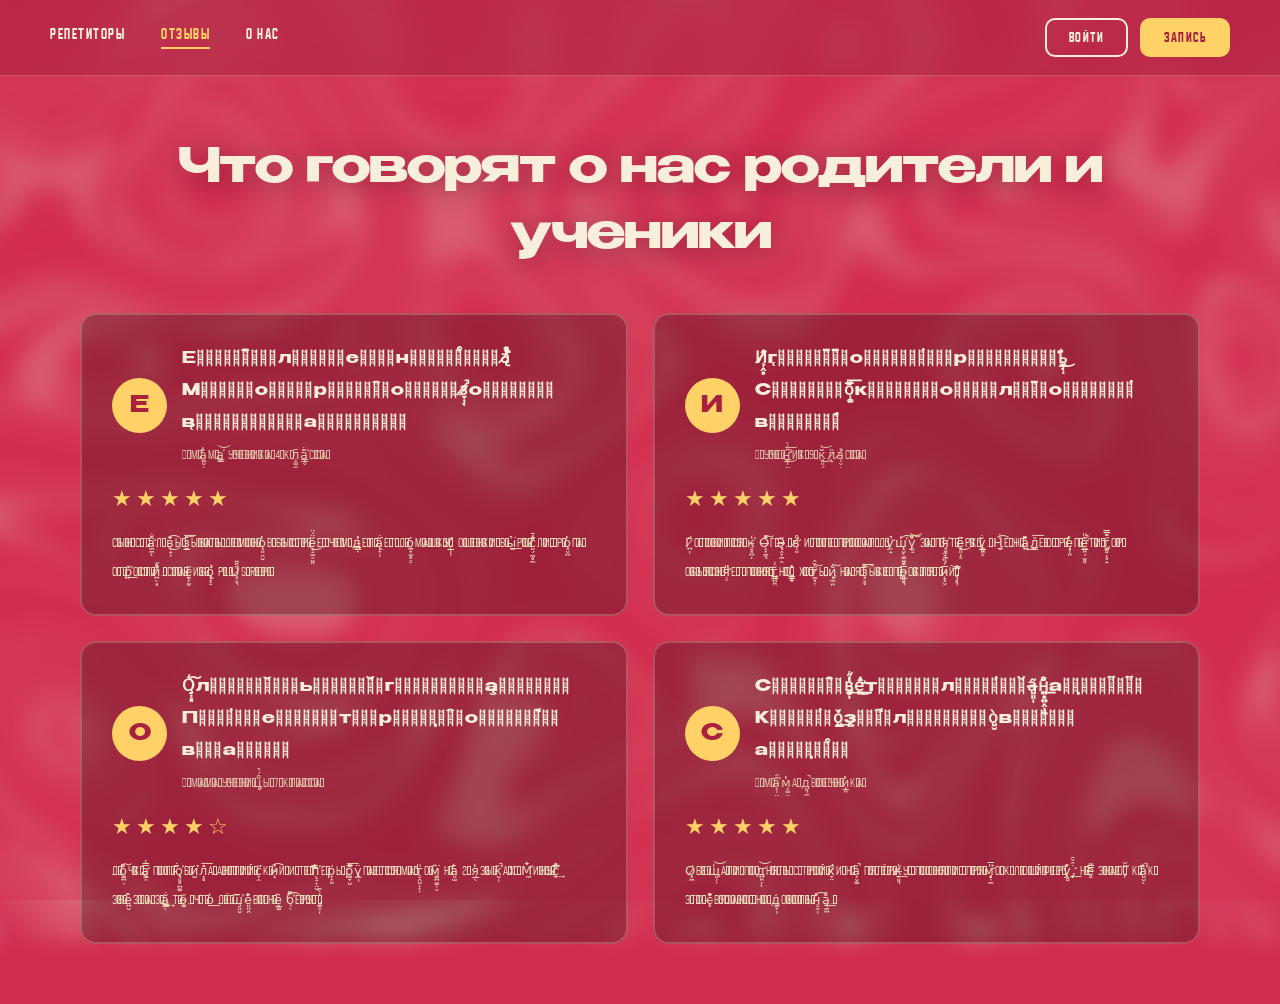
<file: deepseek_html_20261015_6d7234.html>
<!DOCTYPE html>
<html lang="ru">
<head>
    <meta charset="UTF-8">
    <meta name="viewport" content="width=device-width, initial-scale=1.0">
    <title>PLUS REP — Отзывы</title>
    <link rel="stylesheet" href="style.css">
</head>
<body>

    <header>
        <nav class="header-nav">
            <a href="subjects.html">РЕПЕТИТОРЫ</a>
            <a href="reviews.html" class="active">ОТЗЫВЫ</a>
            <a href="about.html">О НАС</a>
        </nav>

        <div class="header-actions">
            <a href="login.html" class="btn btn-outline">ВОЙТИ</a>
            <a href="schedule.html" class="btn btn-accent">ЗАПИСЬ</a>
        </div>
    </header>

    <main class="reviews-container">
        <div class="reviews-panel">
            <h2>Что говорят о нас родители и ученики</h2>

            <div class="reviews-grid">

                <div class="review-card">
                    <div class="review-header">
                        <div class="review-avatar">Е</div>
                        <div class="review-author">
                            <div class="review-name">Е̹͔̜̯̝̍̄̂̐ͨ͜л͔̪͉̱̳̚е̵͙̪̿н͖͖̜̘̼̪̀̊ͧͪͩ͢а̸̢̓̌͒͘ М͍̙̬ͨ̿͊о̹͉̻ͥ͠р̼͔̯͕̳͂̂͜о͎͔̠̣̗͗з̸̷̞̣̘̚о̶͕̥̠̝ͪ͟͡в̨͖̼̲̬̝͊̔ͥͬ̐͘͡а͎̼̩̞̺ͩͮ͊ͨͨ</div>
                            <div class="review-role">—͙͉̤͎̻̤̾͆̀͞ͅ М̵̹̭̪̝ͧ͊ͦͬ̽а͚̺̜̓̐м͖̩͓̻͗̏ͧ̏̕а̮̳̯̕͝ у͚̪̞̘ͦч͈̹̥̙̞ͫ̐е̷̡̛͕͉̲ͮͯ̏ͦ͡ͅн͖͙̘̗̆̕и͕̭͍̿̍̄͞к͖͎̗̀̒ͩ̔̕а͙͙͚̐ 4̷͕̠̄ ќ̺̩͖̮̝͘л͇͚͚̻̄а̲̩̬̳̋̐̕ͅс͕̤̭̯͓̹ͦͫ̽ͩс̧͎ͭͨͩ̏͝а̻̲͓̪̏̐ͨ́</div>
                        </div>
                    </div>
                    <div class="review-stars">★★★★★</div>
                    <p class="review-text">
                        С̺̣̜̎ͫ͘͝ы̻̳̥̬ͩ̿ͭн̴̢͉̗̎ͭ̽ͤ̍͠ с͎̼͍̫͙ͦ͊т͎̫̘ͫ͜а̛̼̼̘͂̐л̶̦͛́ͭ͠ͅ в̨̝̩̈́͑̈́͜͡ы̡͚͔̋͜з͎̲̼͒͞͠ы̧̼̼̩ͯ̅̏͐͐в̸͈̙͉͇͍̑ͫ̍̉а̛͍̟͔̑̄ͧ͡т̡̼̦̳̤̍͒ͫ̆͝͡ь͕̯̔̓ͦͅ д̴̻̠͉̞̰ͦ̀̿͠е̢͔͕͇̮̏̓̓̑͊м̢͈͔͉̮̩͙́͂ͤ͑́͢о͉̝ͭ̎͘н̸̵͕͂̚ͅо̹͈̯̮̔ͅв͓̗̪̽͒ͯ̆ б̻͈̣̟͋ͮы͇͍̝ͮ̑̎̕с͖͙̲̝̳̩́ͮ͜т̛̛͓̾͒̍ͭ͜р͕̜ͤ̀ͅͅё͎͇̫̠̮͈́̈́̈̀͜е͕̣̙͊͗̐͢,̨͕͈͚ͮ̔̈̇ͫ͡ ч̺̻̮̰̰̪ͬ͞е̧͙̜͓̅м͕͙͍̩̪ͬ̀͋ͣͅ д̵̳̮̣̇̓е̸̵̰̩̿ͤ͠л͖͔̮̂͒ͤ̊̕͞а̢̹̟̹̐͘е̷̡͈̜͔ͫ̓̂т͉̤̼̓́̍ͬ̕ д͉͙͈͇̍̾͋о͍̟̰̥͇́́ͅм̴̫̣͍͔͕ͧ̆̄̚а͓͓͐ͧ̈̾̏͞͡ш̴̡͓̬̭̗ͤ͂͊͊к̨̛̳̤͛у͍͔̙̺̅͜.̸̨̹̹̲́ О͇͓̺̭ͮ͗ц̛̲̯͖͊̾ͮͅе̷͈͖̬ͯн̷͔̫̯ͣ͢к̡͍̦̣̮͒̋ͦ̓͠и̨͔͂̈́ͬ͢ в̸̢̮̞̪ͭ̒̐̌ͮы̫̉͘͟р̧͉͕͓͙̩ͦ͋̑́̚ͅͅо͎͕͉̹ͨ̈́̈с̸̺̗̼̥̼̌̇̄̓̐л̛̱̠̹ͤ͑͒ͣи͇͕̮͂͒ͮ́,͓͍̟͚͕̽͗ͩͧ̋ р̧̛͈͈͕͉̬̹͎͌̈̈о͓̬͍̓г͔̱̼̘͆͋ͬͯа͇͎͓ͮ̌̀̎ͫ͟ о̙͈ͪͩͅͅт͔͈͍̙̰̓͌̓͆͝р̘̀͊̕͟о̠͕͔͐̑ͭ̇͡с̺̳͙̓̾̒ͦͦ͡л̼͔̭̟̑̿̓̏и̸͍̖͓̊̋̓.̺͓ͥ̆̎ͭ͂͘͝ С̢͍͖͚͖̉ͫͩ̒̋͘ͅп̨̛͉̼̮̫̲͂ͮ̔̀̊̕а͉͈͙̗̏ͯс̴̺͎̰͉̃ͅи̢͈̺͎̭̿̀ͬͪб͈͔͈̮͕̂ͅо̢͓̟͇͗̾́ͅ P̴̼̥̟̤̠̭ͭͩ̊L̬̭̆̇̃ͯ̌ͅͅͅU̷͓̠͉͋̑͆S͇̻̪̰̲͐́̌͡ R̷͔͉̯̀̔̾̔̇E̺̬̝̲ͫ́P̤̟͚ͭͬ̑͠ͅ!̨̢̲͙̜̊͘
                    </p>
                </div>

                <div class="review-card">
                    <div class="review-header">
                        <div class="review-avatar">И</div>
                        <div class="review-author">
                            <div class="review-name">И̸̙̭̥̂г̨̞͕̠̫̑ͬ̄ͥ̄͜о̢̻͔̤̙̜̿̇͑͞͡р̵̱͇̲̓ͩ̽̕͡ͅь͓̘̣̲̗͋̃͜ С̛̛͕̹̞͋ͧ͝о̩͚̎̄́̅̃͞к͖͕̍̾̾̎͟ͅо̻͚̖ͥ̽л͙̜͊̄͢о̛͇̮͕̲̖̑͗̇̇в͓͖͚̣̱̓͛̿́̇</div>
                            <div class="review-role">—͚͎̹ͦ У̡̼͖̩̯̯̱ͤ͜ч̹̮̌ͣе̧͖͎̲̞̥̭̎́͂͊ͨн̛̝̜̰͓̳͆͑̀̕͜͞ѝ̹̺͈ͨ͆̾к̡͎̝ͫ͋̎ͪ̋ 9̡͇̃́ͣ͟ к̧͈̗̆̐͜͝л̷̝̏а̸̹̬̩̘̽с̧̬́ͧ͆̃͒͜͞с̢̞̯̥ͩ̕а̸͔̜͐</div>
                        </div>
                    </div>
                    <div class="review-stars">★★★★★</div>
                    <p class="review-text">
                        Г̷͍̩̾̀о͖͍̤̀͌͐̓т̛͙̥͈́̕͟о͚̭̮̃ͩ͑в̢ͤ͜͡и̶̜͑ͪ̿̕л͎͖̯̳͙ͣͦ͠с̛̞̥̫͈ͪ̊ͨ̚͝я̼̺̖̟͇̹ͮ̃̚͜ к̵͇͓͍̦͑̕ О̶̨͎̼͉̔̄̑͠Г͎̘̌ͥЭ̶͉̭̟̼̭̆ͅ,͎͈̮̗̬̳͙ͩ̉̎ͭ͋ в̸̛̹͈̊ и̷̡̛̛̫͕̏͑ͭт̷͇̙͎͕̪̺̐̈̐̽͠о̢̦̘̼̖ͤ̐ͦ͘г͚͕̟͙̉͘е̢̣̺̜̰̾̒̉͐ͅ п̺͙͉͈̺̲̉ͤр̧̼͓͈̻̈́ͥо͖̺̗̩̋͐̆̿ͅд̡̼̪͛ͤ̓͡ͅа̢̼̬͙͎͔̀̊л̡̗͔͈͓̃̆͠ д̢̋̈ͦ͘͢у̛̗̝̉ш̨̮̖͚̬́̍̕͡ͅу̭͇̊͠͝ з̢̼͚̗̊̌͐̑ͅа̷̨̨͓̪͉̣̌͒ͥ͆ п̧̹ͮ̀ͤ̇̉я͓͈̦̼̦̀̕т̸̧͔̠͈̉ё̧͈̩͇͂͜ͅр̢̤̣͕̲̊̕͞ͅк̴̹̲̻̠ͥ͟у͇̪͇̲̮̪̐ͅ.̵̪ͥ̒̈́ Н̡̱͗̇͡е̳ͯ̕ ж̶̠͍̝͆ͭ͋̄а͍͆̎̽̍͜л͎̳̌͞е̵̛̣ͬͪ͌͡ю͈̜͚ͭ͑ͅ.̢̛͓͎͖̤͌ͦͫ̌ͭ͘͢ Р̺͇͚̬ͤ͝ͅе̧̹̪̓̌ͅп̲̱͖̳͐͗͟͜е̛͍̪̗̮̻̲͊̎̚т̤̣͐̄̎͜и̹̭ͤ̓͡т̡͚̻̦͓̝̋͒͆̿͒о̺͖̲͚ͭ͌̇̂͠р̳͚͎͔̯ͫ͟ о̻̌͑ͧ̑ͪ͢б̢̨̻̩͛̊ͭ̅̀ͅъ̶͚̞͙͗ͤ͛͑̕͠я̩̳̯ͫ͘с̶͓̯̼̦͋̊ͥ́͑н̧͉͈͙̯̝̈ͥ̾я̛̣̠̎̒̾е̡̹ͤ́т̨͕͎̞̘̖̑̾ п̸̨̹̠͚̗ͪ̀́ͮͯо̼͖̪͐ͯ̀ͨ̕н̵̼̻̜̍̽͂ͯя̨͖͙̫̠̈ͨт̡̻͍̪̺̳̆͑н͖̰͋͜оͪ͜ͅ,͈͓̳̩̤̑̓̍ х̶̛̪̉̎ͯ͘о͇͇͙ͣͪ̕̕т̷̼͓̣̘̋̏̂͠ь̢̙̺̠̝̿̉̇ͣ̉͜ и̡̹̼̪̫̻̯̐͠ н̷̧̨̺̙̘ͩ̓͝а̡͈͈͖̟́̚ я̷̵͔̄з͓̠̥͂͗͘͡͞ы̶͇͇̘͛͊ͧͧ͠к̻̗̰͔ͧͣ̂͛е̸͔͈̟͖̐̔̄̍͐̕ п̷̨͍̺̮͕́ͦр̴̻̻͉̲̲̻̅͒͂о̡͓̳̯̭͋͆ͦ̍͂͞к̨͍̳̹̂̋̇ͩ̽л̸̺̼ͭ̾͒̄͢я̼͓͖̠̖̀т͕̞̞̮̬̞͐̉̇ͦи̵̨͓̬͍̘̅͗̏̉̈́й̵̧͖̟̯̟͖̽͒̀.͉͓͉̘̟̿̓̕
                    </p>
                </div>

                <div class="review-card">
                    <div class="review-header">
                        <div class="review-avatar">О</div>
                        <div class="review-author">
                            <div class="review-name">О̧̧̹͓̒͠л̴̪̘̪͇̙ͣ̌ͭͯ̕ь͙̟̗̜̳̜ͦ́̆ͅг͚̠̲̼̥̪ͬ͗ͥ̎а̧̺̥͙͇̭͗͋̾ П͚̜ͮͥ̇͛͗ͅе͇̯̫̘̣ͣ̕т̛̝ͥр͈̹̫̹̳̦̦ͫ̔̂͜о̹̹̞̭̪ͪ̽̀̒̓ͅв̺̰ͥа͔̻̮̲̬͊</div>
                            <div class="review-role">—͉̱̝͍͉̟̅̓ͤͮ̕̕ М͔͍̟͖̠̬̿а͖͎̤͗ͅм̛̹͎͖̺̼̳͓̐ͩа̢͈͖͉̉ͥ͂ͣ̽ у̼̹͔ͯч̺̱͍ͩе̧̢͙̩̱̂н͙͈̥͖̃͟и̼͈͙̯͍̘̐̉ц̡̹̆̑́̉ы̴͇͓̺̣̦͑ͧ̓̃͌ 7͓͉̲̭ͬ̋̑ к̶̳̦̝̇ͥ͐͟л̵̞̊̀ͣͯа̸̻͕̱͓̟̪̽̀с̻̼̗̑ͤс͕̜͕̜̘̌̃̅͒̚а̢̻̳̳͚͔̋̎̃ͭ̕</div>
                        </div>
                    </div>
                    <div class="review-stars">★★★★☆</div>
                    <p class="review-text">
                        Д̺͙̥̙̯̌ͩ̀͂̕͜о͚͍̣̌̎͑͠ч͙͙͚̤̘̋͒̕͟к̛͔̲͊̚а̢̛͚̠̄̿͑ п̻ͦͫ͆̕͞о̹͙̤̆ͫл̸̺̺̯̉̓ͧ̒̑͟ю͉͈̥͍͚̏̐̌́̕ͅб̴̧̘̦̖͕̽и̫̒̕͘л͎̥̂̒͞а̴̮̻̲̌ͮ͛͊̈͢ а͉͇͕̥̪ͦ͛н͉̭͔̯̋г͔͓͔͉̥̆̋͆̏л̧͓̣̙͙ͫ͘и̳̮͎͕͒͝й̷̺̀ͪ͊͊͠с͎̭́̌к̧̧̺͈̱͙ͩ͒ͬͩи̴̨̓͡й̻͔̝̠ͨ̑͊̋ͅ и̷̶̢̛͇̹̥̜͑͐͆̚ т̺̻ͭе̛̥̳͕͚ͦ̀̕п̖͇̘̤̮̓́̿̏̕е̶͙̾ͯͮр͎͎̺̒ь͕͈̙̭̥͆͗ͪ̕͜ р͚̞̺̀͌̀͗̅͞ӱ̢̹̩г̴͍̭̺ͪ̉͊̀а̷̹͓͎͉̐̏ͤе̡͇͖ͯ́͂̃̋͞т̹͉͓͕ͩͥс̵̬̖̜̦̈ͪ́̚ͅя͎͇̱̮̫͋̉ͮ м̨͚̹͆ͬͦͅа͔̺͇ͥ͌̾̈͟т͇̯̺̦̘̣̎о̡͍͙͚͕̹͗̏м͚͍͚̣̬͆͘ н͍͔͖́̍ͧͫ̀͟а͈̫͑̄ 2͔̹̲́͒̓̏̑ я̹̖̲̍͑з̵̡͎̠̰̩̍̽́ͬ͜ы̛͕̞̦̯̔͌̃̐ͦк̮̩̌̚̕а̛̻͂͋̏͛ͅͅх͖̼̩̮̇̍͗.̢̧̞̪ͫͣ̌̏ͦ͠ М̼́͑̄̕и̶͍̗͈̑͊ͣн̷̴̰̤̱̽̿͑ͪу͖͉͉͇̮͇̎с̸͓̅̓̋̑̕͢ з̨̼̹̥̬̍ͫ̂̕в̤̬̤͓̬͂͛̊ͯ͒͘е͍̮͒з̫̗̖ͪ͡д̰͎͖ͮͫ͟͝а̻̹̙̳̯̭͛ з̵̳̬͙ͮͩа̡̺̳̟̖̐͢ т͈͉̞̘̈ͨ͒ͨ͋о̴͚̌ͅ,͈͕̬̐ͯ͌ ч̛̹̻̥̝̲̰̫ͪ̎̔т̡̡̛̰̦͎̽ͣ̓͞о̤̍͟ д͔̞̲̗͙ͥ͆͢ͅё̨͔̝̫ͭ̌̓͢ш̧͈̮̫̖͍̂̅̕е͈͈̯̤̬́͊̇̓в̗̮͈̽͐ͩ͊̕͟͡ͅо̟ͦ̈͟͡ н͔͖̼̠͒̈͂̄ͫе͎͚̲͆ б̹̖̃̎͋̕͡е̴͙̗͓̖͆͋р̹͈͉̭̓̌ͫͦу͇͇͓͙̫̐̿̏ͦ͆͡т͍̦͑̈́̊ͮ͊͞.͚̬̜̼̯͑̀̑ͅ
                    </p>
                </div>

                <div class="review-card">
                    <div class="review-header">
                        <div class="review-avatar">С</div>
                        <div class="review-author">
                            <div class="review-name">С̻͚̘͓̲̍ͨ̀̂ͭв̡̻̹͑̋̉̓͢е̛̤̓̓̑͟͜т̴̷̬̝͐̍̾л̸̻͇̬̩̇ͭ̔̔̆а̶̺͈̩͂н͍̥͍̭̹̼́͂̊͟а̢͉̦̮̰̤ͣ̃̓̎̃͝ К͓̠ͪͫͬͭ̇͡о̠̲͍̒̆͢з̧̳͔ͥ̂̒͟л̷̜̰̳̣̹ͫ̽͟о̺̮̀в̸̢̛̯̘͖̔а̴̻͔̳͉̦̍̉̊̓̿</div>
                            <div class="review-role">—͓͓̻͖͉̦ͪ̇̋͒ͬ М̷̨̺̞͍̋͗ͨ̃̌а̵͎̹̤̯͊̋̕м͎͚̰̫͉͇̔а̵̧͔͕̬̖ͬ̓͡ д̺͉̼̜̬̮̦̯̚в̨̢͕̼̲̤̐̋̏̀ͨо̴͎̯͌̀̒̆ͣе̺͕͒ч͇̰͕̐ͮ̿̅͝н̶̦̞̤̜ͨͨ̀и̹̪̲̓́ͅк̴͇̬ͤͨ͑̈́̆͢а̶̢͕͍̦̂͋ͅ</div>
                        </div>
                    </div>
                    <div class="review-stars">★★★★★</div>
                    <p class="review-text">
                        О̷͓̼́б͖̳̼̙ͤ̆̐ͧ̕͞е͓͙̥ͥ̐̄̍щ͈̦̣͑͝а̨̛͎̠͈̃̈́ͨ̚͟л̨͇̰͉͙̆ͤ̐ͯ̕̕͞и̴͉̹ͫͫ п͇͍̰ͬͦ̐о̸̷̡͎͔͊̆͌̑ͅд̛͍̪̦̘͝н̡͕̮̼͙̅̌͌ͅя̷̧͉̼̞͈͉ͬ͘т͇͗̾ͧ͞ь̵̹͛͟͞ с͕́͜ т̶͎̮̈́̔ͩ̍р͉̖ͧͯ̂̐͋о̡̛͎̬̹̱ͬͧй̧̬͇̞̬ͦͥ̿͢к̷̞̤͋̾и̧̻͕̼̮̟͇ͤ͒̔̈́̀ н̸̘͇͇̐͛а͎̬͚̃̚ п̧͓̻̯̺ͫя͓͖̀ͭт͍̰̗̳͙̼͒ͮͫ̓͊ё͕͚̣̾̔͊̈́р̵͎̤̺ͧͤ̄̆̃ͅк̸̶̟͈͉͑͟у͉̟͂ͨ̏̀̕͝.͖̪̮͚͂͟ П̸̷͕̟̀̏̏͐о̶͚̬̮̗͐ͥ͟д͇̻͙̘͍͓͎̀ͬͭн̻̩͙̹ͪ̒̀̅̽я͉͓͙̬̖͓̥ͦ̚л̹̻̥̘̀͛и̭̗͈͚̥ͩ̐̔̚͟.͙̻̠͙ͧ́̚ П͙͔̺̹̘͆ͥ͐р͍̖̟̞̲̌͒ͮя̛͓͎͕̝̻͕͓̄͛̆м̧̨̛̦̣̼̎̅͘о̨͇̙̬͉͖̽̀ͦͬ к̢͇̩̹̘ͥ͐̕͠ Л͚̺͙̗̫̱͖͗̌ю̛̻͖̼̋̾͢͝ц̦̲̫ͬͮ͒̕̕͘й̨̢̹͖̙̎͌̕ф͓͔͐͒̐̕͞ͅе͉̪ͬр͎̹͓̱̱̘̦ͥ̀̃у̨̻̒͒.̛̥̇̂̌͒͟ Н̴͇̘̞̌ͥ̉͆ͅе̴̻̿͂ з̡̪͚̥́ͭ͐̕͘͜͟н̴̮ͮа̧͔͔͇̯͕̱̿ю͇͓̞ͣͫ,̜̃̋̕ к͔̥͙͇ͤ͒ͬ̀а̺̮̖̏̏̌͗̚̕к̟̤̊ͭͬ͘ э̧̲̖̿̀ͮ̕͠͝т͎͉͇ͥͫо̧̻͎̣̹̤̀̆͛̃ с̶͓͒̓͊̔в̵̹͕͙̙̥͖ͨ̊͋̉я͚͎̳̻̥̓̏ͣ͐̂з̛̜ͥ͢͝а͖͕̯̪͕͎͗̈̽̔̂н̼̣͈͙̿̇̾ͥо͖̻̣̥͐̂,͔͍̓̓ͥ͘ н̷̡͚̻̝ͫͦ͟ͅо͈̫̭̞ͫ͝ д͚͎̹̒о̬͈̅͗͂ͮ͛͞в͉̹͈͙ͩ͆̃͂̚͝о̴̰̟̣̪̜̌̍͛͢л̧̛͙̫̣̙̣͑̍ͯͯь̲̄ͨͯ̄͝н͇̯̩́̂̓͡а͉̼͍̊͟.̵̛̛͇̟̊ͭͅ
</file>
<file: style.css>
/* =========================================
   1. ПОДКЛЮЧЕНИЕ ШРИФТОВ
   ========================================= */
@font-face {
    font-family: 'Benzin';
    src: url('fonts/benzin-bold.woff2') format('woff2'),
         url('fonts/benzin-bold.woff') format('woff');
    font-weight: 700;
    font-style: normal;
    font-display: swap;
}

@font-face {
    font-family: 'Buyan';
    src: url('fonts/BuyanRegular.ttf') format('truetype');
    font-weight: 400;
    font-style: normal;
    font-display: swap;
}

@font-face {
    font-family: 'Buyan';
    src: url('fonts/BuyanBold.ttf') format('truetype');
    font-weight: 700;
    font-style: normal;
    font-display: swap;
}

@font-face {
    font-family: 'Buyan';
    src: url('fonts/BuyanThin.ttf') format('truetype');
    font-weight: 300;
    font-style: normal;
    font-display: swap;
}

/* =========================================
   2. ПЕРЕМЕННЫЕ ЦВЕТОВ
   ========================================= */
:root {
    --bg:           #d12e4f;
    --bg-dark:      #a82240;
    --card:         #c42847;
    --text:         #f7efd9;
    --text-muted:   #e8d9b8;
    --accent:       #ffd166;
    --accent-hover: #ffbe3d;
    --border:       rgba(247, 239, 217, 0.22);
}

/* =========================================
   3. БАЗА
   ========================================= */
* {
    margin: 0;
    padding: 0;
    box-sizing: border-box;
    font-family: 'Buyan', 'Inter', Arial, sans-serif;
}

body {
    background-color: var(--bg);
    color: var(--text);
    min-height: 100vh;
    display: flex;
    flex-direction: column;
    overflow-x: hidden;
    position: relative;
}

body::before {
    content: '';
    position: fixed;
    top: -40px;
    left: -40px;
    right: -40px;
    bottom: -40px;
    background-image: url('images/bg-pattern.jpg');
    background-size: cover;
    background-position: center;
    background-repeat: no-repeat;
    filter: blur(10px);
    opacity: 0.4;
    z-index: -1;
    pointer-events: none;
}

body::after {
    content: '';
    position: fixed;
    inset: 0;
    background: rgba(209, 46, 79, 0.4);
    z-index: -1;
    pointer-events: none;
}

a {
    text-decoration: none;
    color: var(--text);
    transition: color 0.25s;
}

/* =========================================
   4. КНОПКИ
   ========================================= */
.btn {
    display: inline-flex;
    align-items: center;
    justify-content: center;
    padding: 10px 22px;
    border-radius: 10px;
    font-family: 'Buyan', sans-serif;
    font-size: 14px;
    font-weight: 700;
    letter-spacing: 1.5px;
    text-transform: uppercase;
    cursor: pointer;
    border: 2px solid transparent;
    transition: all 0.25s ease;
    white-space: nowrap;
}

.btn-outline {
    background: transparent;
    border-color: var(--text);
    color: var(--text);
}

.btn-outline:hover {
    background: var(--text);
    color: var(--bg-dark);
}

.btn-accent {
    background: var(--accent);
    border-color: var(--accent);
    color: var(--bg-dark);
}

.btn-accent:hover {
    background: var(--accent-hover);
    border-color: var(--accent-hover);
    transform: translateY(-3px) scale(1.05);
    box-shadow: 0 12px 28px rgba(255, 209, 102, 0.45);
}

.btn-lg {
    padding: 16px 34px;
    font-size: 16px;
}

/* =========================================
   5. КНОПКА-ПЕРЕВЁРТЫШ
   ========================================= */
.btn-book {
    position: relative;
    overflow: hidden;
    min-width: 240px;
}

.btn-book .btn-text-normal,
.btn-book .btn-text-hover {
    display: block;
    transition: transform 0.3s ease, opacity 0.3s ease;
    white-space: nowrap;
}

.btn-book .btn-text-hover {
    position: absolute;
    top: 50%;
    left: 50%;
    transform: translate(-50%, 200%);
    opacity: 0;
    color: #d12e4f;
    font-weight: 900;
    letter-spacing: 2px;
    text-transform: uppercase;
}

.btn-book:hover .btn-text-normal {
    transform: translateY(-200%);
    opacity: 0;
}

.btn-book:hover .btn-text-hover {
    transform: translate(-50%, -50%);
    opacity: 1;
}

/* =========================================
   6. КНОПКА-ДРОЖАЛКА
   ========================================= */
.btn-shake:hover {
    animation: shake 0.5s ease-in-out;
}

@keyframes shake {
    0%   { transform: translateX(0); }
    15%  { transform: translateX(-8px) rotate(-2deg); }
    30%  { transform: translateX(8px) rotate(2deg); }
    45%  { transform: translateX(-6px) rotate(-1deg); }
    60%  { transform: translateX(6px) rotate(1deg); }
    75%  { transform: translateX(-3px); }
    100% { transform: translateX(0); }
}

/* =========================================
   7. ШАПКА
   ========================================= */
header {
    display: flex;
    align-items: center;
    justify-content: space-between;
    padding: 18px 50px;
    background-color: rgba(168, 34, 64, 0.55);
    backdrop-filter: blur(14px);
    -webkit-backdrop-filter: blur(14px);
    border-bottom: 1px solid var(--border);
    position: sticky;
    top: 0;
    z-index: 100;
    gap: 20px;
}

.header-nav {
    display: flex;
    align-items: center;
    gap: 36px;
    font-family: 'Buyan', sans-serif;
    font-size: 15px;
    font-weight: 700;
    letter-spacing: 1.5px;
    flex-grow: 1;
}

.header-nav a {
    color: var(--text);
    border-bottom: 2px solid transparent;
    padding-bottom: 4px;
    transition: border-color 0.25s, color 0.25s;
}

.header-nav a:hover,
.header-nav a.active {
    color: var(--accent);
    border-bottom-color: var(--accent);
}

.header-actions {
    display: flex;
    align-items: center;
    gap: 12px;
    flex-shrink: 0;
}

.user-name-link {
    background: transparent !important;
    border-color: var(--accent) !important;
    color: var(--accent) !important;
    max-width: 140px;
    white-space: nowrap;
    overflow: hidden;
    text-overflow: ellipsis;
    text-transform: none !important;
}

.user-name-link:hover {
    background: var(--accent) !important;
    color: var(--bg-dark) !important;
}

/* =========================================
   8. ГЛАВНАЯ (HERO)
   ========================================= */
.hero {
    flex-grow: 1;
    display: flex;
    flex-direction: column;
    align-items: center;
    justify-content: center;
    text-align: center;
    padding: 80px 40px;
    max-width: 1100px;
    margin: 0 auto;
    width: 100%;
    gap: 28px;
    position: relative;
    z-index: 1;
}

.hero-title {
    font-family: 'Benzin', 'Buyan', sans-serif;
    font-size: 68px;
    line-height: 1.05;
    font-weight: 700;
    letter-spacing: -1px;
    color: var(--text);
    text-shadow: 0 4px 30px rgba(0, 0, 0, 0.3);
}

.hero-subtitle {
    font-family: 'Buyan', sans-serif;
    font-size: 22px;
    line-height: 1.6;
    color: var(--text-muted);
    max-width: 720px;
    font-weight: 400;
}

.hero-accent {
    color: var(--accent);
    font-weight: 700;
}

.hero-actions {
    display: flex;
    gap: 16px;
    flex-wrap: wrap;
    justify-content: center;
    margin-top: 12px;
}

/* =========================================
   9. СТРАНИЦА "О НАС"
   ========================================= */
.about-container {
    flex-grow: 1;
    max-width: 900px;
    margin: 0 auto;
    padding: 60px 40px;
    width: 100%;
    position: relative;
    z-index: 1;
    text-align: center;
}

.about-title {
    font-family: 'Benzin', 'Buyan', sans-serif;
    font-size: 64px;
    font-weight: 700;
    letter-spacing: -1px;
    color: var(--text);
    margin-bottom: 30px;
    text-shadow: 0 4px 30px rgba(0, 0, 0, 0.3);
}

.about-text {
    font-family: 'Buyan', sans-serif;
    font-size: 20px;
    line-height: 1.7;
    color: var(--text-muted);
    margin-bottom: 40px;
}

.about-text strong { color: var(--accent); font-weight: 700; }

.about-photo {
    margin: 40px 0;
    border-radius: 20px;
    overflow: hidden;
    border: 3px solid var(--border);
    box-shadow: 0 20px 50px rgba(0, 0, 0, 0.35);
}

.about-photo img { display: block; width: 100%; height: auto; }

.about-subtitle {
    font-family: 'Benzin', 'Buyan', sans-serif;
    font-size: 36px;
    font-weight: 700;
    color: var(--text);
    margin: 50px 0 25px;
    letter-spacing: -0.5px;
}

/* =========================================
   10. КАРТОЧКИ РЕПЕТИТОРОВ (в about)
   ========================================= */
.tutors-grid {
    display: grid;
    grid-template-columns: repeat(2, 1fr);
    gap: 20px;
    margin-top: 30px;
    text-align: left;
}

.tutor-card {
    background: rgba(0, 0, 0, 0.2);
    border: 1px solid var(--border);
    border-radius: 14px;
    padding: 22px 26px;
    transition: transform 0.25s ease, box-shadow 0.25s ease, border-color 0.25s ease;
}

.tutor-card:hover {
    transform: translateY(-4px);
    box-shadow: 0 12px 30px rgba(0, 0, 0, 0.3);
    border-color: var(--accent);
}

.tutor-card-name {
    font-family: 'Benzin', 'Buyan', sans-serif;
    font-size: 24px;
    font-weight: 700;
    color: var(--accent);
    margin-bottom: 10px;
    letter-spacing: -0.3px;
}

.tutor-card-desc {
    font-family: 'Buyan', sans-serif;
    font-size: 17px;
    line-height: 1.55;
    color: var(--text-muted);
}

/* =========================================
   11. КОНТАКТЫ + КАРТА (about)
   ========================================= */
.contacts-wrapper {
    display: grid;
    grid-template-columns: 1fr 1fr;
    gap: 30px;
    margin-top: 30px;
    align-items: stretch;
    text-align: left;
}

.contacts-wrapper .about-contacts {
    display: block;
    margin: 0;
    padding: 30px 35px;
    align-self: stretch;
    background: rgba(0, 0, 0, 0.15);
    border-radius: 16px;
    border: 1px solid var(--border);
    list-style: none;
}

.contacts-wrapper .about-contacts li {
    font-family: 'Buyan', sans-serif;
    font-size: 22px;
    line-height: 1.6;
    color: var(--text);
    padding: 10px 0;
    border-bottom: 1px solid var(--border);
}

.contacts-wrapper .about-contacts li:last-child { border-bottom: none; }

.contacts-wrapper .about-contacts strong {
    color: var(--accent);
    font-weight: 700;
}

.map-photo {
    border-radius: 16px;
    overflow: hidden;
    border: 3px solid var(--border);
    box-shadow: 0 15px 40px rgba(0, 0, 0, 0.35);
}

.map-photo img {
    display: block;
    width: 100%;
    height: 100%;
    object-fit: cover;
    min-height: 300px;
}

/* =========================================
   12. РЕАЛЬНЫЕ ИЗВЕРГИ (about)
   ========================================= */
.villains-title {
    color: var(--text) !important;
    text-shadow: 0 4px 30px rgba(0, 0, 0, 0.4);
    margin-top: 70px;
    font-size: 44px;
    letter-spacing: 1px;
}

.villains-list {
    display: flex;
    flex-direction: column;
    gap: 25px;
    margin-top: 40px;
    text-align: left;
}

.villain-card {
    display: grid;
    grid-template-columns: 1fr 180px;
    gap: 25px;
    align-items: center;
    background: rgba(0, 0, 0, 0.25);
    border: 2px solid rgba(255, 209, 102, 0.3);
    border-radius: 16px;
    padding: 25px 30px;
    transition: transform 0.25s ease, border-color 0.25s ease, box-shadow 0.25s ease;
}

.villain-card:hover {
    transform: translateX(8px);
    border-color: var(--accent);
    box-shadow: 0 15px 40px rgba(255, 209, 102, 0.2);
}

.villain-info { min-width: 0; }

.villain-name {
    font-family: 'Benzin', 'Buyan', sans-serif;
    font-size: 26px;
    font-weight: 700;
    color: var(--accent);
    margin-bottom: 12px;
    letter-spacing: 0.5px;
}

.villain-nick {
    font-family: 'Buyan', sans-serif;
    font-size: 20px;
    font-weight: 400;
    color: var(--text-muted);
    opacity: 0.8;
}

.villain-role {
    font-family: 'Buyan', sans-serif;
    font-size: 17px;
    line-height: 1.5;
    color: var(--text);
    font-weight: 700;
    margin-bottom: 10px;
}

.villain-desc {
    font-family: 'Buyan', sans-serif;
    font-size: 17px;
    line-height: 1.6;
    color: var(--text-muted);
}

.villain-photo {
    width: 180px;
    height: 180px;
    border-radius: 14px;
    overflow: hidden;
    border: 2px solid var(--border);
    flex-shrink: 0;
}

.villain-photo img {
    display: block;
    width: 100%;
    height: 100%;
    object-fit: cover;
}

/* =========================================
   13. СТРАНИЦА РЕПЕТИТОРОВ (SUBJECTS)
   ========================================= */
.subjects-page {
    flex-grow: 1;
    max-width: 1100px;
    margin: 0 auto;
    padding: 60px 40px;
    width: 100%;
    position: relative;
    z-index: 1;
}

.page-title {
    font-family: 'Benzin', 'Buyan', sans-serif;
    font-size: 56px;
    font-weight: 700;
    letter-spacing: -1px;
    color: var(--text);
    margin-bottom: 15px;
    text-align: center;
    text-shadow: 0 4px 30px rgba(0, 0, 0, 0.3);
}

.page-subtitle {
    font-family: 'Buyan', sans-serif;
    font-size: 18px;
    color: var(--text-muted);
    text-align: center;
    margin-bottom: 50px;
}

.tutors-grid {
    display: grid;
    grid-template-columns: repeat(3, 1fr);
    gap: 25px;
}

.tutor-card-link {
    display: block;
    background: rgba(0, 0, 0, 0.25);
    border: 2px solid var(--border);
    border-radius: 18px;
    overflow: hidden;
    transition: transform 0.25s ease, border-color 0.25s ease, box-shadow 0.25s ease;
    color: var(--text);
    text-decoration: none;
}

.tutor-card-link:hover {
    transform: translateY(-6px);
    border-color: var(--accent);
    box-shadow: 0 20px 45px rgba(255, 209, 102, 0.25);
}

.tutor-card-photo {
    width: 100%;
    aspect-ratio: 1 / 1;
    overflow: hidden;
    background: rgba(0, 0, 0, 0.3);
}

.tutor-card-photo img {
    width: 100%;
    height: 100%;
    object-fit: cover;
    display: block;
    transition: transform 0.4s ease;
}

.tutor-card-link:hover .tutor-card-photo img {
    transform: scale(1.06);
}

.tutor-card-body {
    padding: 22px 24px 26px;
    text-align: center;
}

.tutor-card-body .tutor-card-name {
    font-family: 'Benzin', 'Buyan', sans-serif;
    font-size: 22px;
    font-weight: 700;
    color: var(--text);
    margin-bottom: 8px;
    letter-spacing: -0.3px;
}

.tutor-card-subject {
    font-family: 'Buyan', sans-serif;
    font-size: 16px;
    color: var(--text-muted);
    margin-bottom: 12px;
}

.tutor-card-price {
    font-family: 'Benzin', 'Buyan', sans-serif;
    font-size: 20px;
    font-weight: 700;
    color: var(--accent);
    letter-spacing: 0.5px;
}

/* =========================================
   14. КАРТОЧКА САТАНЫ (горизонтальная)
   ========================================= */
.satan-card {
    display: grid;
    grid-template-columns: 280px 1fr;
    gap: 30px;
    background: linear-gradient(135deg, rgba(168, 34, 64, 0.55), rgba(0, 0, 0, 0.35));
    border: 3px solid var(--accent);
    border-radius: 20px;
    padding: 30px;
    margin-bottom: 50px;
    text-decoration: none;
    color: var(--text);
    transition: transform 0.3s ease, box-shadow 0.3s ease;
    position: relative;
    overflow: hidden;
    box-shadow: 0 20px 50px rgba(255, 209, 102, 0.2);
}

.satan-card::before {
    content: '';
    position: absolute;
    inset: 0;
    background: radial-gradient(circle at 50% 50%, rgba(255, 209, 102, 0.08), transparent 70%);
    pointer-events: none;
}

.satan-card:hover {
    transform: translateY(-6px);
    box-shadow: 0 30px 70px rgba(255, 209, 102, 0.35);
}

.satan-card-photo {
    border-radius: 14px;
    overflow: hidden;
    aspect-ratio: 1 / 1;
    border: 2px solid var(--border);
}

.satan-card-photo img {
    width: 100%;
    height: 100%;
    object-fit: cover;
    display: block;
    transition: transform 0.4s ease;
}

.satan-card:hover .satan-card-photo img { transform: scale(1.05); }

.satan-card-body {
    display: flex;
    flex-direction: column;
    justify-content: center;
    gap: 10px;
    position: relative;
    z-index: 1;
}

.satan-card-tag {
    display: inline-block;
    align-self: flex-start;
    background: var(--accent);
    color: var(--bg-dark);
    font-family: 'Benzin', 'Buyan', sans-serif;
    font-size: 12px;
    font-weight: 700;
    letter-spacing: 2px;
    padding: 5px 14px;
    border-radius: 6px;
    margin-bottom: 5px;
}

.satan-card-name {
    font-family: 'Benzin', 'Buyan', sans-serif;
    font-size: 44px;
    font-weight: 700;
    color: var(--text);
    letter-spacing: -1px;
    line-height: 1.1;
    text-shadow: 0 4px 30px rgba(0, 0, 0, 0.5);
}

.satan-card-subject {
    font-family: 'Buyan', sans-serif;
    font-size: 20px;
    color: var(--accent);
    font-weight: 700;
    letter-spacing: 0.5px;
}

.satan-card-desc {
    font-family: 'Buyan', sans-serif;
    font-size: 16px;
    line-height: 1.6;
    color: var(--text-muted);
    margin: 10px 0;
}

.satan-card-price {
    font-family: 'Benzin', 'Buyan', sans-serif;
    font-size: 28px;
    font-weight: 700;
    color: var(--accent);
    margin-top: 10px;
    letter-spacing: 0.5px;
}

/* =========================================
   15. КАРТОЧКА КОТЁНКА (6-я в сетке)
   ========================================= */
.cat-card {
    border-style: dashed !important;
    border-color: var(--accent) !important;
}

.cat-card .tutor-card-photo {
    background: rgba(0, 0, 0, 0.3);
}

.cat-card-tag {
    display: inline-block;
    background: var(--text);
    color: var(--bg-dark);
    font-family: 'Benzin', 'Buyan', sans-serif;
    font-size: 10px;
    font-weight: 700;
    letter-spacing: 1.5px;
    padding: 3px 10px;
    border-radius: 5px;
    margin-bottom: 8px;
}

.cat-card .tutor-card-subject {
    font-size: 14px;
    margin-bottom: 8px;
}

.cat-card .tutor-card-price {
    font-size: 18px;
}

/* =========================================
   16. СТРАНИЦА РЕПЕТИТОРА (Авито)
   ========================================= */
.tutor-breadcrumb {
    max-width: 1200px;
    margin: 0 auto;
    padding: 20px 40px 0;
    width: 100%;
    position: relative;
    z-index: 1;
}

.tutor-breadcrumb a {
    display: inline-flex;
    align-items: center;
    gap: 10px;
    font-family: 'Buyan', sans-serif;
    font-size: 16px;
    color: var(--text-muted);
    transition: color 0.2s;
}

.tutor-breadcrumb a:hover { color: var(--accent); }

.tutor-page {
    flex-grow: 1;
    display: grid;
    grid-template-columns: 420px 1fr;
    gap: 50px;
    max-width: 1200px;
    margin: 0 auto;
    padding: 40px 40px 80px;
    width: 100%;
    position: relative;
    z-index: 1;
    align-items: flex-start;
}

.tutor-page-photo {
    border-radius: 20px;
    overflow: hidden;
    border: 3px solid var(--border);
    box-shadow: 0 20px 50px rgba(0, 0, 0, 0.4);
    position: sticky;
    top: 110px;
}

.tutor-page-photo img { display: block; width: 100%; height: auto; }

.tutor-page-info {
    display: flex;
    flex-direction: column;
    gap: 18px;
}

.tutor-page-name {
    font-family: 'Benzin', 'Buyan', sans-serif;
    font-size: 48px;
    font-weight: 700;
    letter-spacing: -1px;
    color: var(--text);
    line-height: 1.1;
    text-shadow: 0 4px 30px rgba(0, 0, 0, 0.3);
}

.tutor-page-price {
    font-family: 'Benzin', 'Buyan', sans-serif;
    font-size: 32px;
    font-weight: 700;
    color: var(--accent);
    letter-spacing: 0.5px;
    margin-bottom: 8px;
}

.tutor-page-desc {
    font-family: 'Buyan', sans-serif;
    font-size: 18px;
    line-height: 1.7;
    color: var(--text-muted);
    padding: 20px 0;
    border-top: 1px solid var(--border);
    border-bottom: 1px solid var(--border);
}

.tutor-page-subtitle {
    font-family: 'Benzin', 'Buyan', sans-serif;
    font-size: 28px;
    font-weight: 700;
    color: var(--text);
    margin-top: 15px;
    letter-spacing: -0.3px;
}

.tutor-specs {
    width: 100%;
    border-collapse: collapse;
    background: rgba(0, 0, 0, 0.2);
    border-radius: 14px;
    overflow: hidden;
    border: 1px solid var(--border);
}

.tutor-specs tr { border-bottom: 1px solid var(--border); }
.tutor-specs tr:last-child { border-bottom: none; }

.tutor-specs td {
    padding: 16px 22px;
    font-family: 'Buyan', sans-serif;
    font-size: 16px;
    vertical-align: top;
}

.spec-label {
    color: var(--text-muted);
    width: 40%;
    font-weight: 400;
}

.spec-value {
    color: var(--text);
    font-weight: 700;
}

.tutor-page-btn {
    margin-top: 15px;
    text-align: center;
    width: 100%;
    max-width: 320px;
    align-self: flex-start;
}

/* =========================================
   17. АДАПТИВ
   ========================================= */
@media (max-width: 992px) {
    header {
        padding: 15px 25px;
        flex-wrap: wrap;
    }
    .header-nav {
        gap: 20px;
        font-size: 13px;
        order: 3;
        flex-basis: 100%;
        justify-content: center;
        margin-top: 8px;
    }
    .hero-title,
    .about-title { font-size: 48px; }
    .hero-subtitle { font-size: 18px; }

    .tutors-grid { grid-template-columns: repeat(2, 1fr); }
    .tutor-page { grid-template-columns: 1fr; gap: 30px; }
    .tutor-page-photo {
        position: static;
        max-width: 400px;
        margin: 0 auto;
    }

    .satan-card {
        grid-template-columns: 200px 1fr;
        gap: 22px;
        padding: 22px;
    }
    .satan-card-name { font-size: 32px; }
    .satan-card-price { font-size: 22px; }
}

@media (max-width: 768px) {
    header { padding: 12px 20px; }
    .header-actions { gap: 8px; }
    .btn {
        padding: 8px 14px;
        font-size: 12px;
        letter-spacing: 0.8px;
    }
    .header-nav {
        gap: 16px;
        font-size: 12px;
        letter-spacing: 1px;
    }
    .hero { padding: 40px 20px; gap: 20px; }
    .hero-title,
    .about-title { font-size: 32px; letter-spacing: 0; }
    .hero-subtitle { font-size: 16px; }
    .btn-lg { padding: 13px 24px; font-size: 14px; }
    .btn-book { min-width: 200px; }
    body::before { filter: blur(6px); opacity: 0.35; }

    .about-container { padding: 40px 20px; }
    .about-text { font-size: 16px; }
    .about-subtitle { font-size: 26px; }

    .tutors-grid { grid-template-columns: 1fr; }
    .tutor-card-name { font-size: 20px; }
    .tutor-card-desc { font-size: 15px; }
    .tutor-card-body .tutor-card-name { font-size: 20px; }

    .contacts-wrapper { grid-template-columns: 1fr; gap: 20px; }
    .contacts-wrapper .about-contacts { font-size: 17px; padding: 20px 22px; }
    .contacts-wrapper .about-contacts li { font-size: 17px; }

    .villains-title { font-size: 28px; }
    .villain-card {
        grid-template-columns: 1fr;
        padding: 20px 22px;
        gap: 18px;
    }
    .villain-photo { width: 100%; height: 220px; }
    .villain-name { font-size: 20px; }
    .villain-nick { font-size: 16px; }
    .villain-role,
    .villain-desc { font-size: 15px; }

    .subjects-page { padding: 40px 20px; }
    .page-title { font-size: 34px; }
    .page-subtitle { font-size: 15px; margin-bottom: 30px; }

    .satan-card {
        grid-template-columns: 1fr;
        gap: 20px;
        padding: 20px;
        margin-bottom: 35px;
    }
    .satan-card-photo {
        max-width: 240px;
        margin: 0 auto;
        aspect-ratio: 1 / 1;
    }
    .satan-card-name { font-size: 28px; }
    .satan-card-subject { font-size: 17px; }
    .satan-card-desc { font-size: 14px; }
    .satan-card-price { font-size: 22px; }
    .satan-card-tag { font-size: 11px; }

    .tutor-page { padding: 25px 20px 50px; }
    .tutor-page-name { font-size: 32px; }
    .tutor-page-price { font-size: 24px; }
    .tutor-page-desc { font-size: 15px; padding: 15px 0; }
    .tutor-page-subtitle { font-size: 22px; }
    .tutor-specs td { padding: 12px 16px; font-size: 14px; }
    .tutor-page-btn { max-width: 100%; }
}

@media (max-width: 480px) {
    header { padding: 10px 15px; gap: 10px; }
    .btn {
        padding: 7px 10px;
        font-size: 11px;
        letter-spacing: 0.5px;
    }
    .header-nav { gap: 12px; font-size: 11px; }
    .hero-title,
    .about-title { font-size: 24px; }
    .hero-subtitle { font-size: 14px; }
    .hero-actions {
        flex-direction: column;
        width: 100%;
    }
    .hero-actions .btn { width: 100%; }
    .btn-book { min-width: 100%; }
}
/* =========================================
   СТРАНИЦА ОТЗЫВОВ (с zalgo)
   ========================================= */
.reviews-container {
    flex-grow: 1;
    display: flex;
    justify-content: center;
    width: 100%;
    position: relative;
    z-index: 1;
}

.reviews-panel {
    width: 100%;
    max-width: 1200px;
    margin: 0 auto;
    padding: 60px 40px;
}

.reviews-panel h2 {
    font-family: 'Benzin', 'Buyan', sans-serif;
    font-size: 48px;
    font-weight: 700;
    letter-spacing: -1px;
    color: var(--text);
    margin-bottom: 45px;
    text-align: center;
    text-shadow: 0 4px 30px rgba(0, 0, 0, 0.3);
}

.reviews-grid {
    display: grid;
    grid-template-columns: repeat(2, 1fr);
    gap: 25px;
}

.review-card {
    background: rgba(0, 0, 0, 0.25);
    border: 2px solid var(--border);
    border-radius: 16px;
    padding: 28px 30px;
    display: flex;
    flex-direction: column;
    gap: 18px;
    transition: transform 0.25s ease, border-color 0.25s ease, box-shadow 0.25s ease;
    /* Zalgo не должен вылезать */
    overflow: hidden;
    word-wrap: break-word;
    overflow-wrap: break-word;
    max-width: 100%;
}

.review-card:hover {
    transform: translateY(-4px);
    border-color: var(--accent);
    box-shadow: 0 15px 40px rgba(255, 209, 102, 0.2);
}

.review-header {
    display: flex;
    align-items: center;
    gap: 15px;
}

.review-avatar {
    width: 55px;
    height: 55px;
    flex-shrink: 0;
    border-radius: 50%;
    background: var(--accent);
    color: var(--bg-dark);
    display: flex;
    justify-content: center;
    align-items: center;
    font-family: 'Benzin', 'Buyan', sans-serif;
    font-size: 22px;
    font-weight: 700;
}

.review-author {
    display: flex;
    flex-direction: column;
    gap: 3px;
    min-width: 0;
    flex-grow: 1;
    overflow: hidden;
}

/* Zalgo: line-height и letter-spacing побольше */
.review-name {
    font-family: 'Benzin', 'Buyan', sans-serif;
    font-size: 16px;
    font-weight: 700;
    color: var(--text);
    letter-spacing: 1px;
    line-height: 2;
    word-break: break-word;
    overflow-wrap: anywhere;
    max-width: 100%;
}

.review-role {
    font-family: 'Buyan', sans-serif;
    font-size: 13px;
    color: var(--text-muted);
    opacity: 0.85;
    letter-spacing: 1px;
    line-height: 2;
    word-break: break-word;
    overflow-wrap: anywhere;
    max-width: 100%;
}

.review-stars {
    font-size: 22px;
    color: var(--accent);
    letter-spacing: 4px;
}

.review-text {
    font-family: 'Buyan', sans-serif;
    font-size: 13px;
    line-height: 2.2;
    letter-spacing: 1px;
    color: var(--text-muted);
    word-break: break-word;
    overflow-wrap: anywhere;
    max-width: 100%;
    max-height: 500px;
    overflow-y: auto;
}

/* Скроллбар внутри карточки (для залго) */
.review-text::-webkit-scrollbar {
    width: 6px;
}
.review-text::-webkit-scrollbar-track {
    background: rgba(0, 0, 0, 0.2);
    border-radius: 3px;
}
.review-text::-webkit-scrollbar-thumb {
    background: var(--accent);
    border-radius: 3px;
}

@media (max-width: 768px) {
    .reviews-panel {
        padding: 30px 20px;
    }
    .reviews-panel h2 {
        font-size: 26px;
        margin-bottom: 25px;
    }
    .reviews-grid {
        grid-template-columns: 1fr;
        gap: 18px;
    }
    .review-card {
        padding: 22px 20px;
    }
    .review-avatar {
        width: 45px;
        height: 45px;
        font-size: 18px;
    }
    .review-name {
        font-size: 14px;
    }
    .review-text {
        font-size: 12px;
    }
}
/* =========================================
   ЛОГОТИП В ШАПКЕ
   ========================================= */
.header-logo {
    display: flex;
    align-items: center;
    flex-shrink: 0;
    transition: transform 0.25s ease;
}

.header-logo:hover {
    transform: scale(1.08);
}

.header-logo img {
    width: 50px;
    height: 50px;
    display: block;
    border-radius: 50%;
}

@media (max-width: 768px) {
    .header-logo img {
        width: 38px;
        height: 38px;
    }
}
</file>
